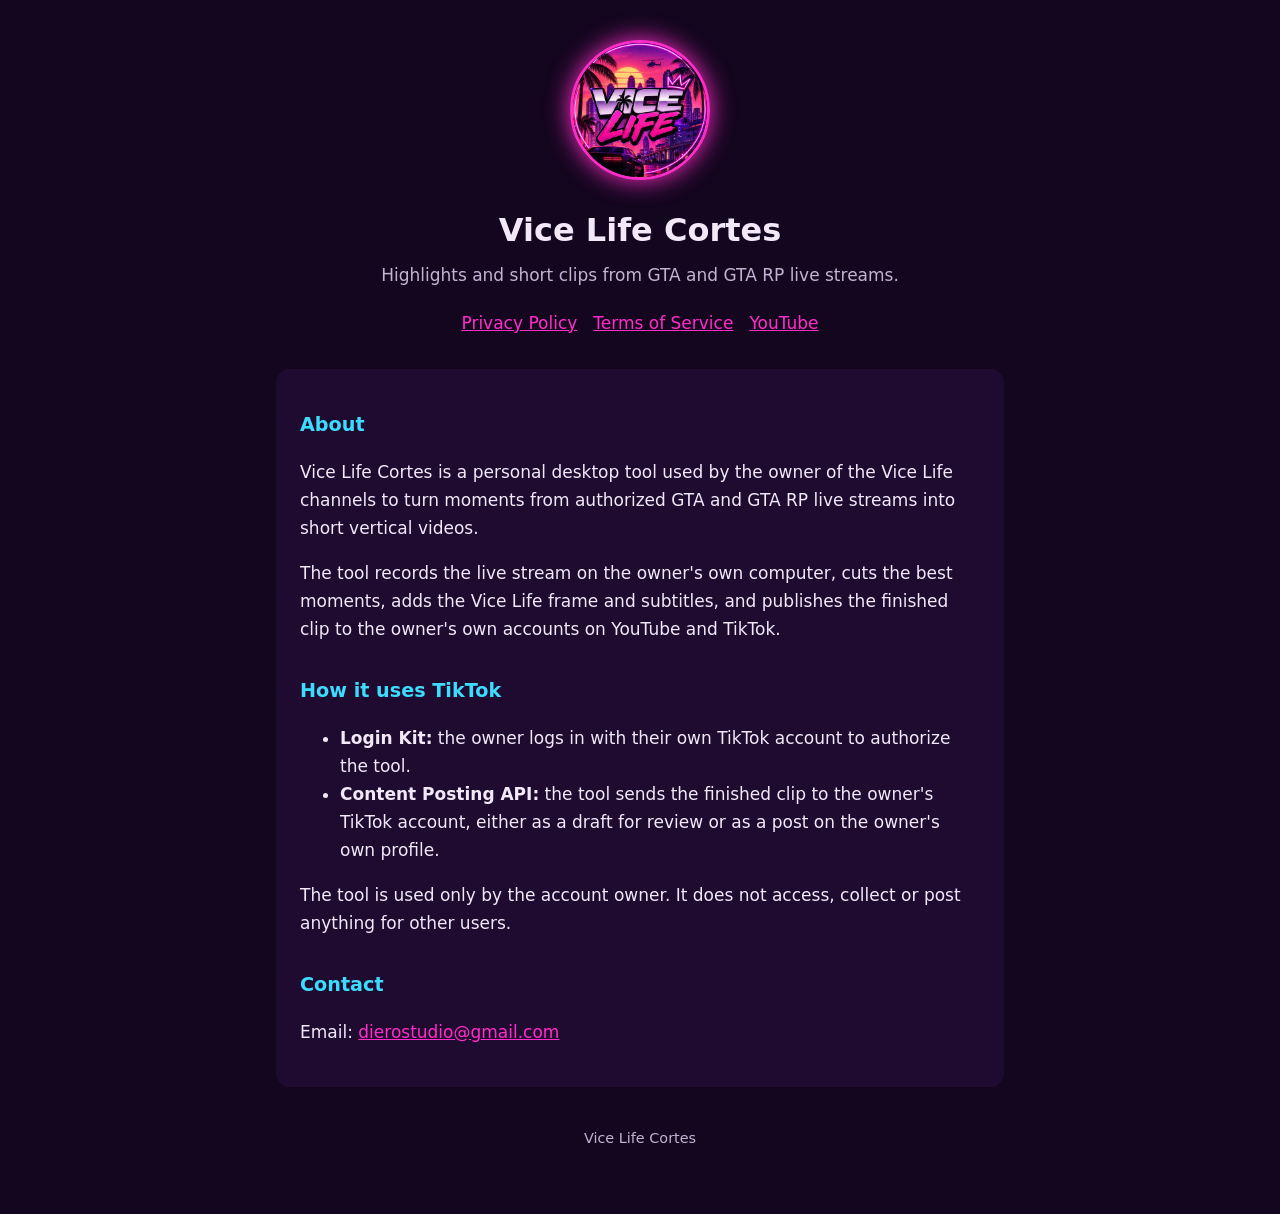
<file: index.html>
<!doctype html>
<html lang="en">
<head>
<meta charset="utf-8">
<meta name="viewport" content="width=device-width, initial-scale=1">
<title>Vice Life Cortes</title>
<link rel="stylesheet" href="estilo.css">
</head>
<body>
<main>
  <header>
    <img src="logo.jpg" alt="Vice Life logo">
    <h1>Vice Life Cortes</h1>
    <p class="sub">Highlights and short clips from GTA and GTA RP live streams.</p>
    <nav>
      <a href="privacy.html">Privacy Policy</a>
      <a href="terms.html">Terms of Service</a>
      <a href="https://www.youtube.com/@vicelife7">YouTube</a>
    </nav>
  </header>

  <div class="cartao">
    <h2>About</h2>
    <p>Vice Life Cortes is a personal desktop tool used by the owner of the Vice Life channels to turn moments from authorized GTA and GTA RP live streams into short vertical videos.</p>
    <p>The tool records the live stream on the owner's own computer, cuts the best moments, adds the Vice Life frame and subtitles, and publishes the finished clip to the owner's own accounts on YouTube and TikTok.</p>

    <h2>How it uses TikTok</h2>
    <ul>
      <li><strong>Login Kit:</strong> the owner logs in with their own TikTok account to authorize the tool.</li>
      <li><strong>Content Posting API:</strong> the tool sends the finished clip to the owner's TikTok account, either as a draft for review or as a post on the owner's own profile.</li>
    </ul>
    <p>The tool is used only by the account owner. It does not access, collect or post anything for other users.</p>

    <h2>Contact</h2>
    <p>Email: <a href="mailto:dierostudio@gmail.com">dierostudio@gmail.com</a></p>
  </div>

  <footer>Vice Life Cortes</footer>
</main>
</body>
</html>
</file>
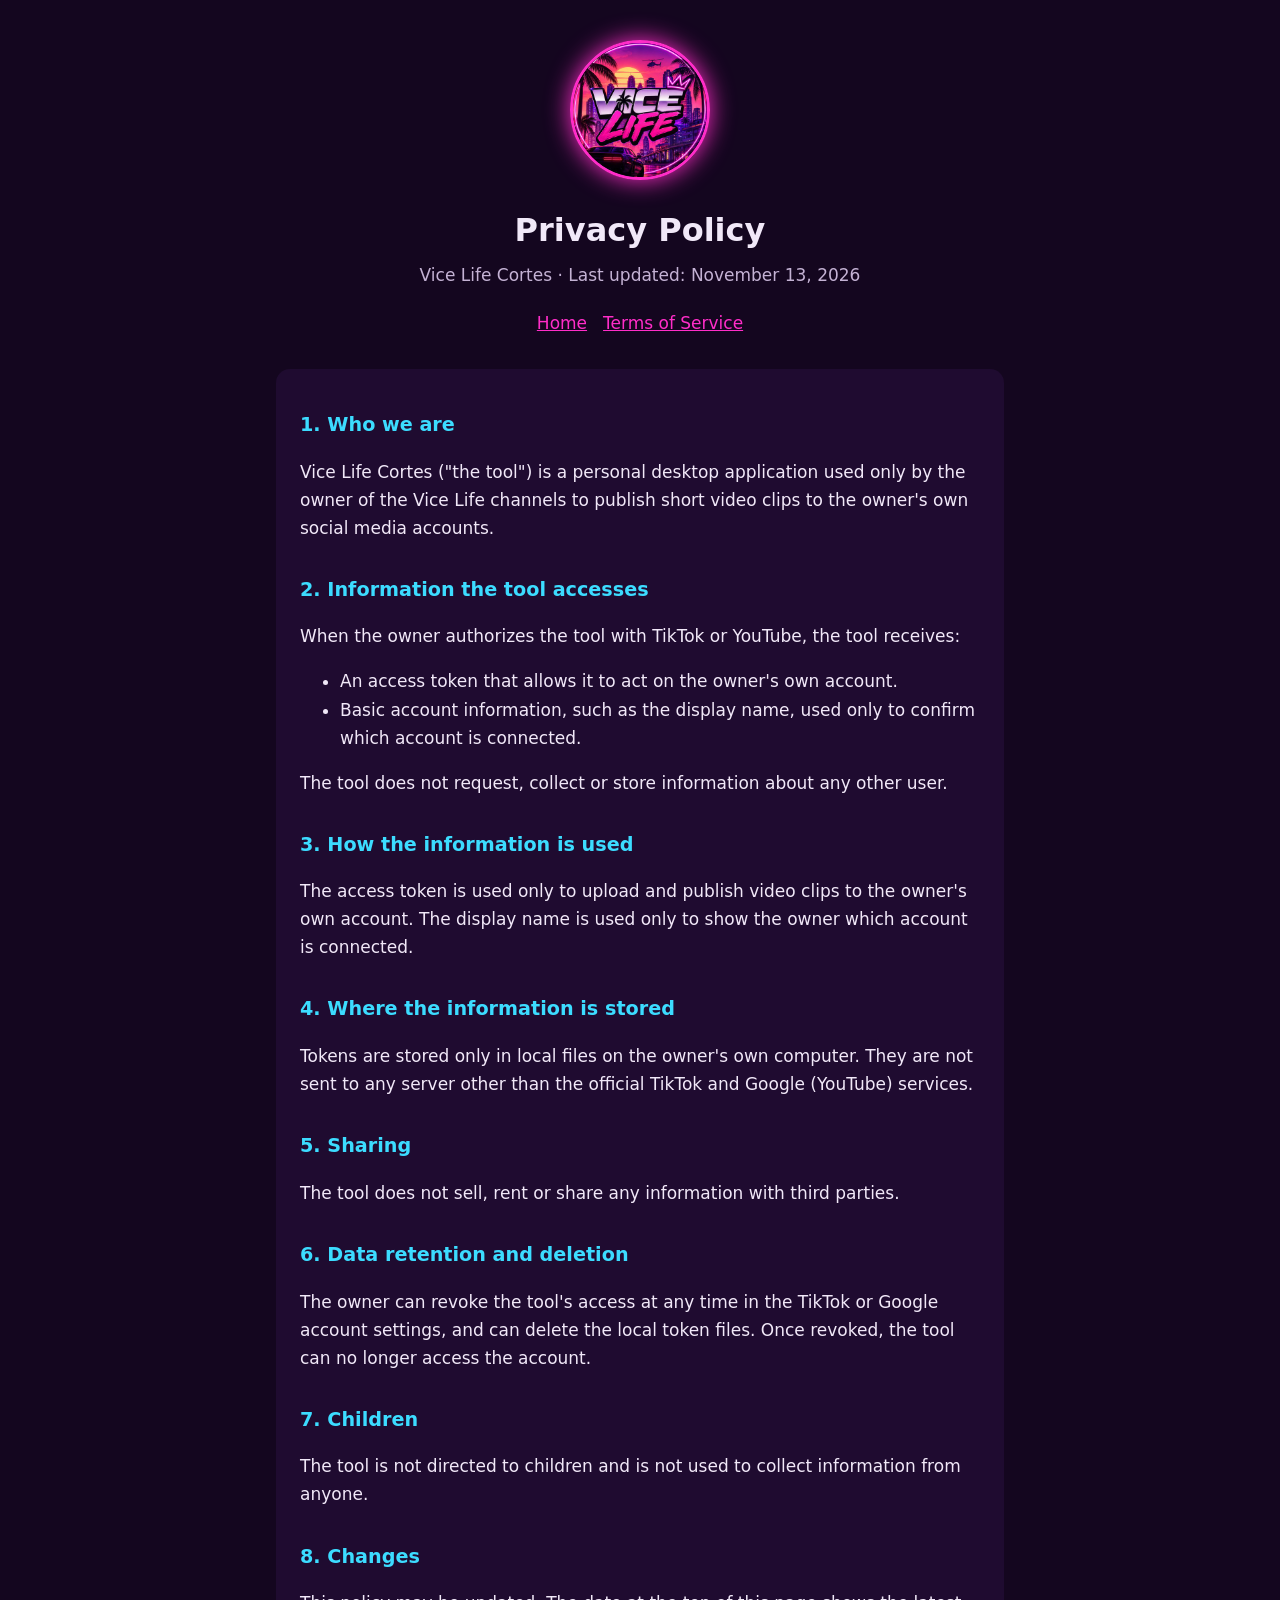
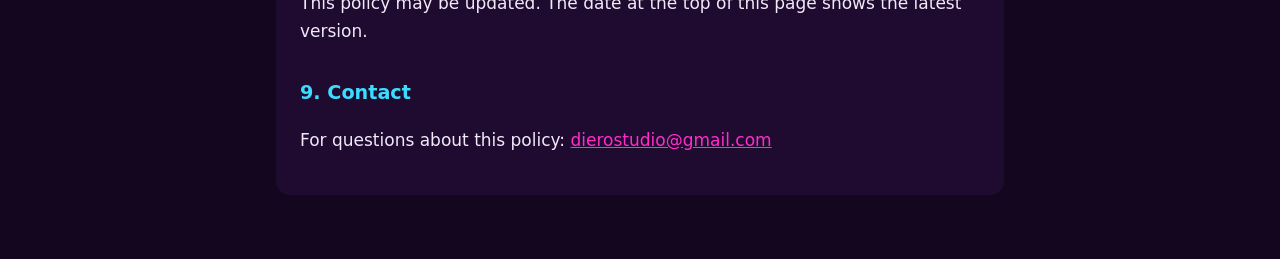
<file: privacy.html>
<!doctype html>
<html lang="en">
<head>
<meta charset="utf-8">
<meta name="viewport" content="width=device-width, initial-scale=1">
<title>Privacy Policy</title>
<link rel="stylesheet" href="estilo.css">
</head>
<body>
<main>
  <header>
    <img src="logo.jpg" alt="Vice Life logo">
    <h1>Privacy Policy</h1>
    <p class="sub">Vice Life Cortes &middot; Last updated: November 13, 2026</p>
    <nav><a href="index.html">Home</a><a href="terms.html">Terms of Service</a></nav>
  </header>

  <div class="cartao">
    <h2>1. Who we are</h2>
    <p>Vice Life Cortes ("the tool") is a personal desktop application used only by the owner of the Vice Life channels to publish short video clips to the owner's own social media accounts.</p>

    <h2>2. Information the tool accesses</h2>
    <p>When the owner authorizes the tool with TikTok or YouTube, the tool receives:</p>
    <ul>
      <li>An access token that allows it to act on the owner's own account.</li>
      <li>Basic account information, such as the display name, used only to confirm which account is connected.</li>
    </ul>
    <p>The tool does not request, collect or store information about any other user.</p>

    <h2>3. How the information is used</h2>
    <p>The access token is used only to upload and publish video clips to the owner's own account. The display name is used only to show the owner which account is connected.</p>

    <h2>4. Where the information is stored</h2>
    <p>Tokens are stored only in local files on the owner's own computer. They are not sent to any server other than the official TikTok and Google (YouTube) services.</p>

    <h2>5. Sharing</h2>
    <p>The tool does not sell, rent or share any information with third parties.</p>

    <h2>6. Data retention and deletion</h2>
    <p>The owner can revoke the tool's access at any time in the TikTok or Google account settings, and can delete the local token files. Once revoked, the tool can no longer access the account.</p>

    <h2>7. Children</h2>
    <p>The tool is not directed to children and is not used to collect information from anyone.</p>

    <h2>8. Changes</h2>
    <p>This policy may be updated. The date at the top of this page shows the latest version.</p>

    <h2>9. Contact</h2>
    <p>For questions about this policy: <a href="mailto:dierostudio@gmail.com">dierostudio@gmail.com</a></p>
  </div>
</main>
</body>
</html>
</file>
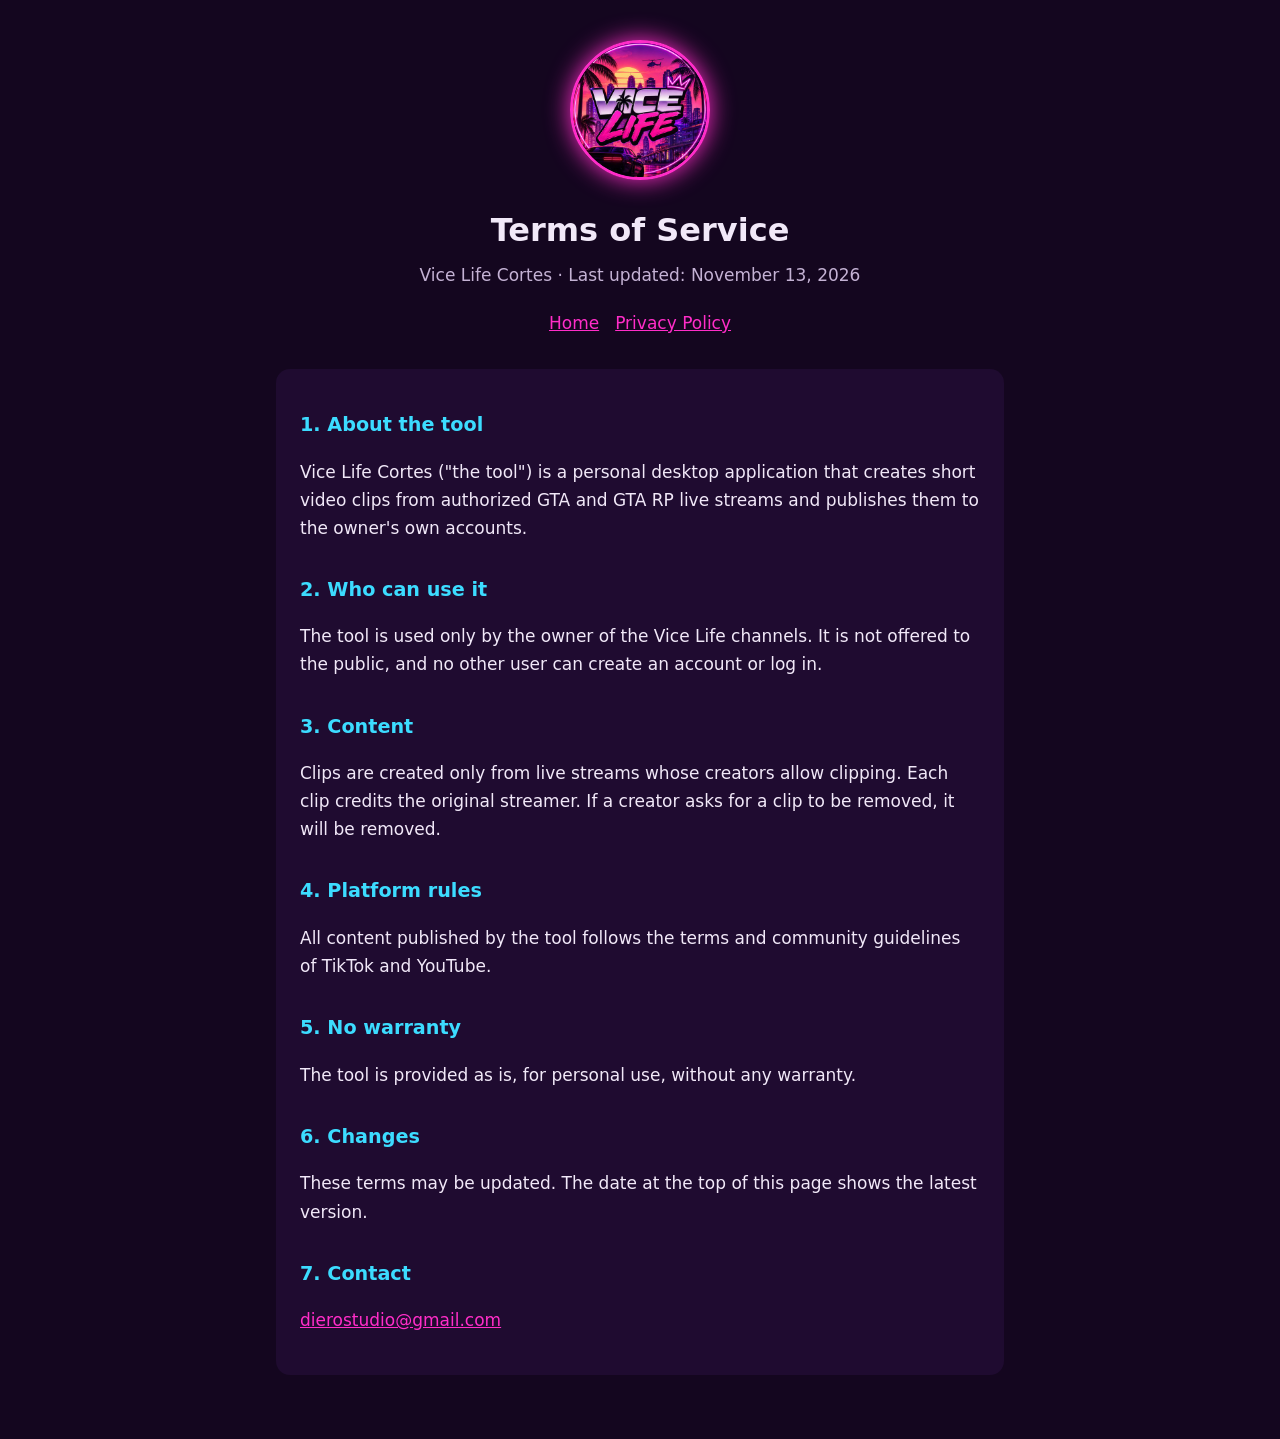
<file: terms.html>
<!doctype html>
<html lang="en">
<head>
<meta charset="utf-8">
<meta name="viewport" content="width=device-width, initial-scale=1">
<title>Terms of Service</title>
<link rel="stylesheet" href="estilo.css">
</head>
<body>
<main>
  <header>
    <img src="logo.jpg" alt="Vice Life logo">
    <h1>Terms of Service</h1>
    <p class="sub">Vice Life Cortes &middot; Last updated: November 13, 2026</p>
    <nav><a href="index.html">Home</a><a href="privacy.html">Privacy Policy</a></nav>
  </header>

  <div class="cartao">
    <h2>1. About the tool</h2>
    <p>Vice Life Cortes ("the tool") is a personal desktop application that creates short video clips from authorized GTA and GTA RP live streams and publishes them to the owner's own accounts.</p>

    <h2>2. Who can use it</h2>
    <p>The tool is used only by the owner of the Vice Life channels. It is not offered to the public, and no other user can create an account or log in.</p>

    <h2>3. Content</h2>
    <p>Clips are created only from live streams whose creators allow clipping. Each clip credits the original streamer. If a creator asks for a clip to be removed, it will be removed.</p>

    <h2>4. Platform rules</h2>
    <p>All content published by the tool follows the terms and community guidelines of TikTok and YouTube.</p>

    <h2>5. No warranty</h2>
    <p>The tool is provided as is, for personal use, without any warranty.</p>

    <h2>6. Changes</h2>
    <p>These terms may be updated. The date at the top of this page shows the latest version.</p>

    <h2>7. Contact</h2>
    <p><a href="mailto:dierostudio@gmail.com">dierostudio@gmail.com</a></p>
  </div>
</main>
</body>
</html>
</file>
<file: estilo.css>
:root {
  --fundo: #14061f;
  --cartao: #1f0b30;
  --texto: #f1e8f8;
  --suave: #c4b2d4;
  --rosa: #ff2dc8;
  --ciano: #3cdcff;
}
* { box-sizing: border-box; }
body {
  margin: 0;
  background: var(--fundo);
  color: var(--texto);
  font: 17px/1.65 system-ui, -apple-system, "Segoe UI", Roboto, sans-serif;
}
main { max-width: 760px; margin: 0 auto; padding: 40px 16px 64px; }
header { text-align: center; margin-bottom: 32px; }
header img { width: 140px; height: 140px; border-radius: 50%; border: 3px solid var(--rosa); box-shadow: 0 0 24px var(--rosa); }
h1 { margin: 16px 0 4px; font-size: 2rem; }
h2 { margin-top: 32px; color: var(--ciano); font-size: 1.2rem; }
p, li { color: var(--texto); }
.sub { color: var(--suave); margin: 0; }
nav { display: flex; gap: 16px; justify-content: center; flex-wrap: wrap; margin: 20px 0 0; }
a { color: var(--rosa); }
.cartao { background: var(--cartao); border-radius: 14px; padding: 8px 24px 24px; }
footer { margin-top: 40px; text-align: center; color: var(--suave); font-size: 0.9rem; }
</file>
